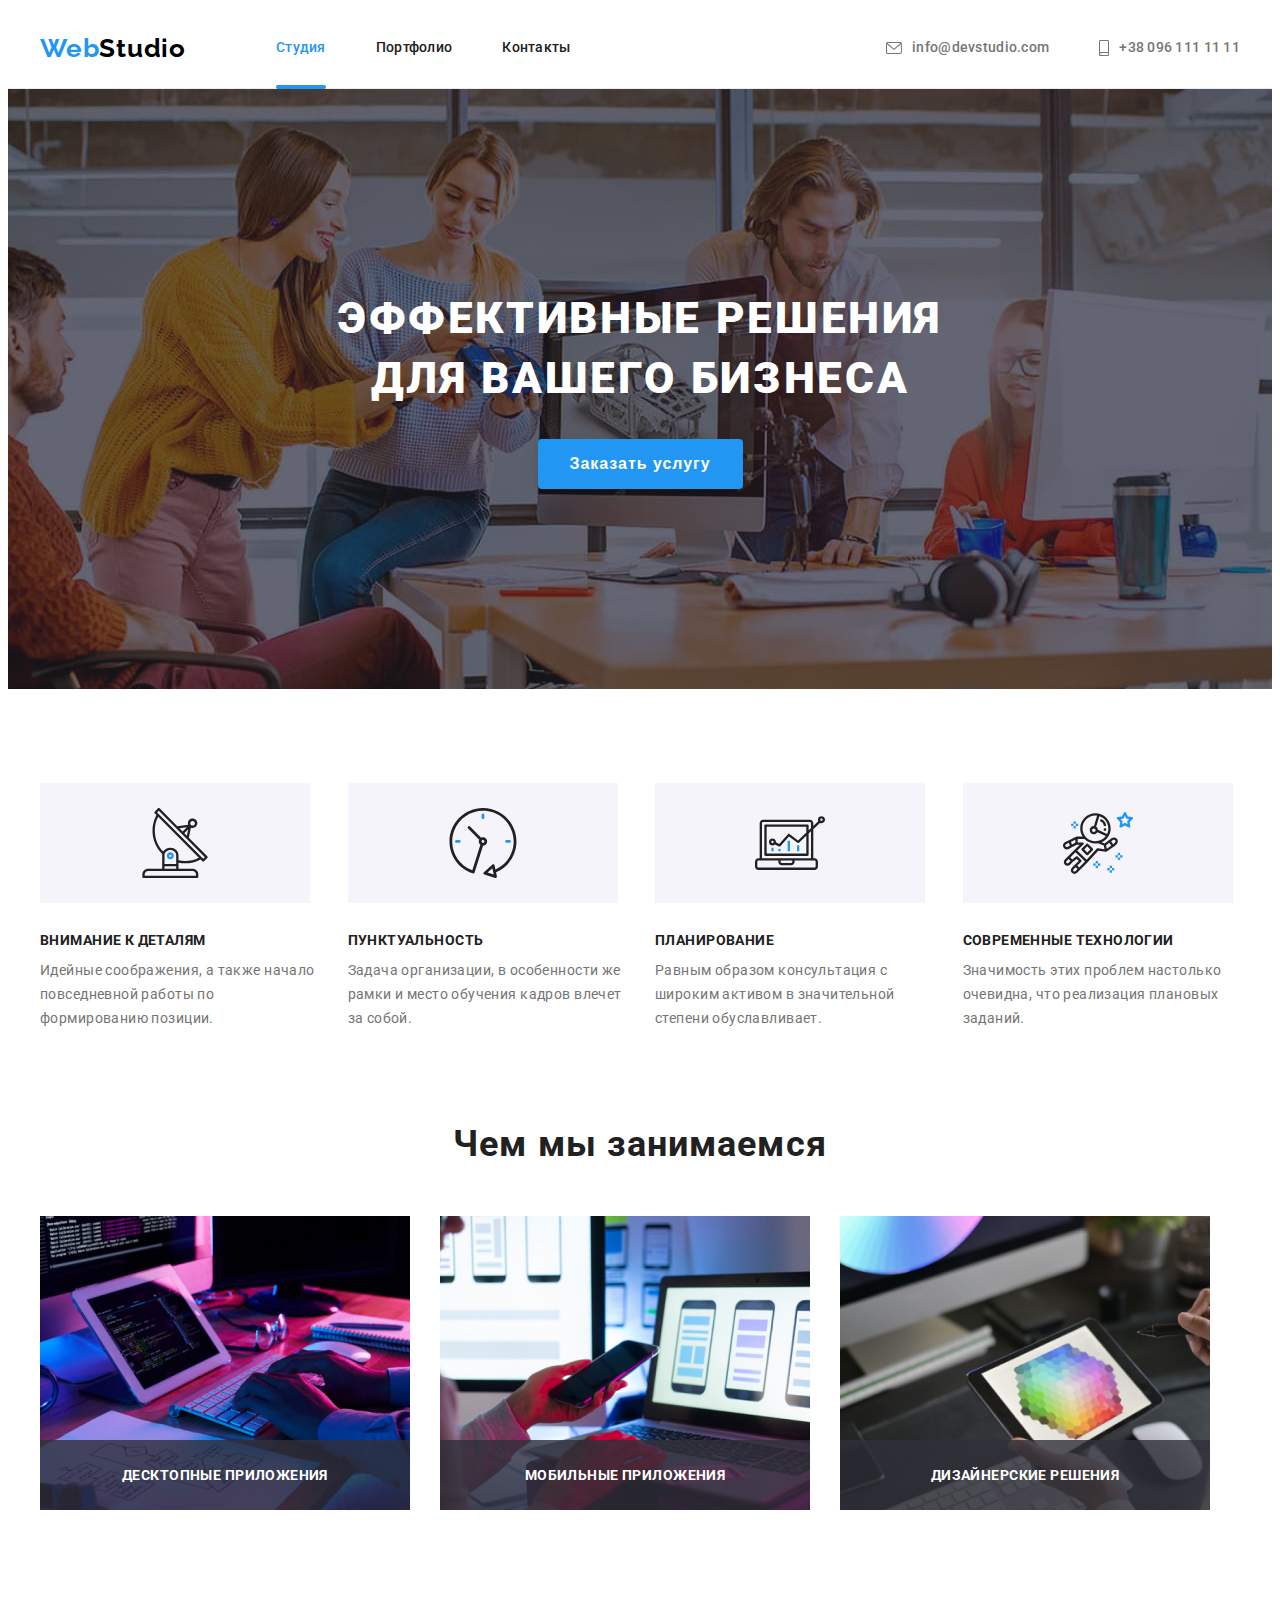
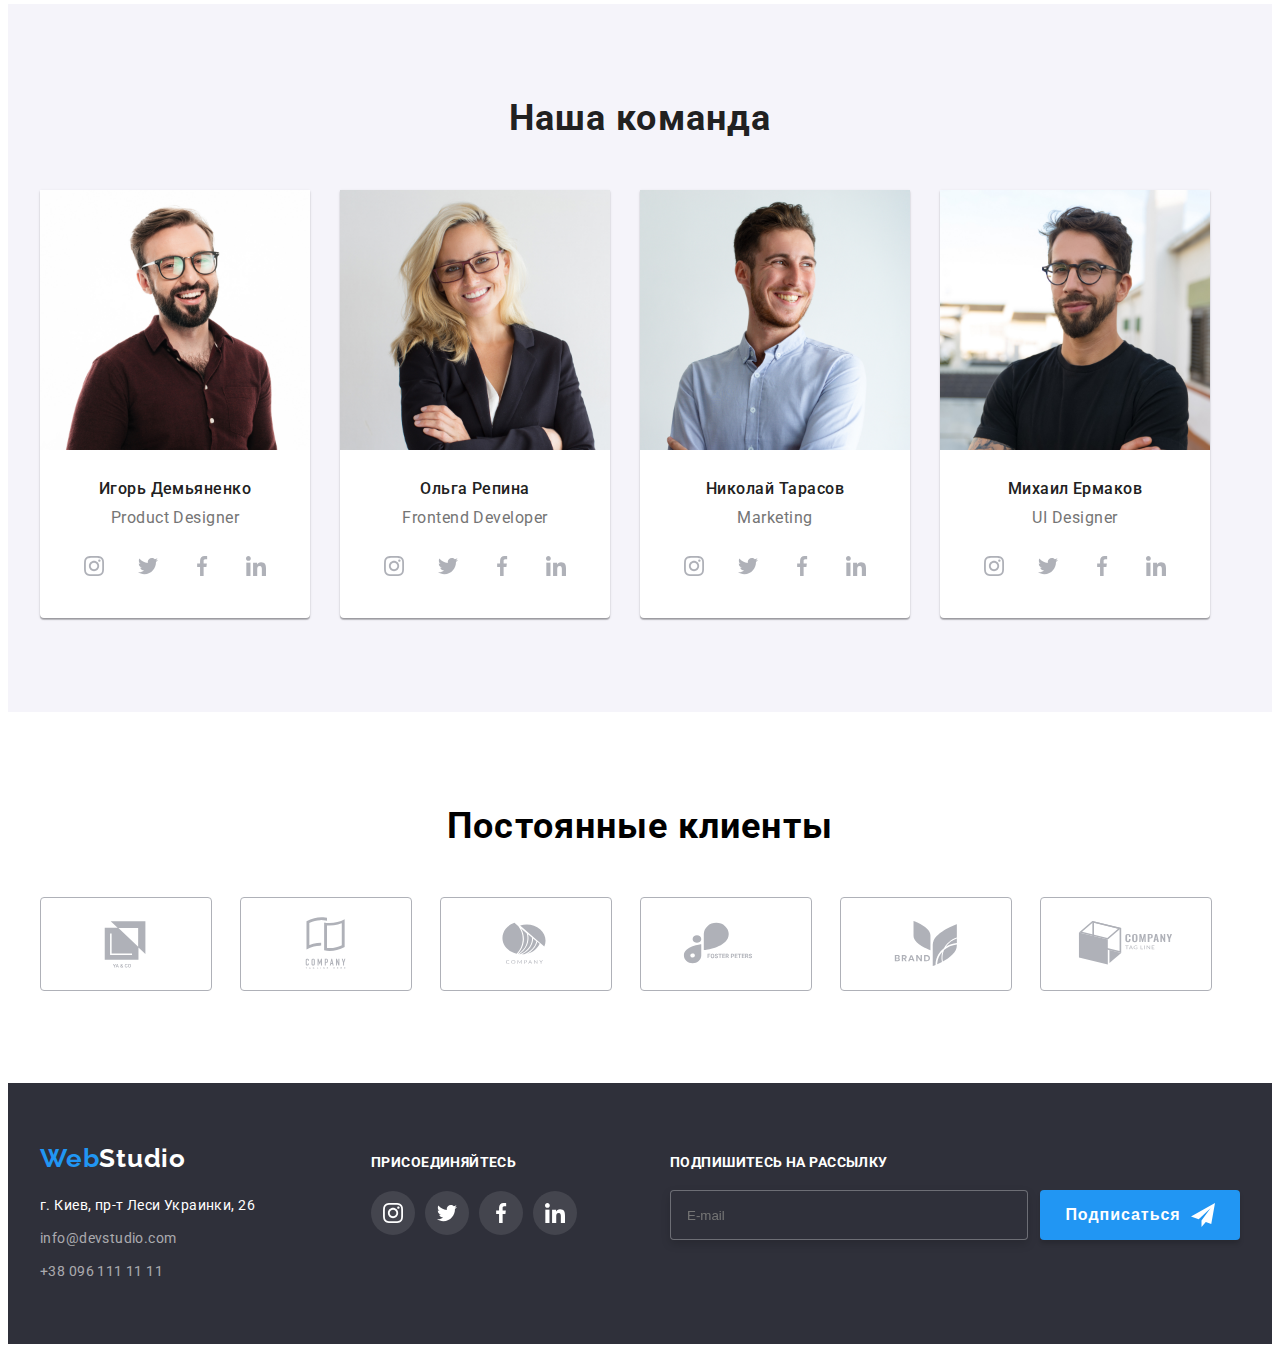
<file: index.html>
<!DOCTYPE html>
<html lang="ru">
<head>
    <meta charset="UTF-8">
    <meta http-equiv="X-UA-Compatible" content="IE=edge">
    <meta name="viewport" content="width=device-width, initial-scale=1.0">
    <title>WebStudio</title>
    <link href="https://fonts.googleapis.com/css2?family=Raleway:wght@700&family=Roboto:wght@400;500;700;900&display=swap" rel="stylesheet">
    <link rel="stylesheet" href="https://cdnjs.cloudflare.com/ajax/libs/modern-normalize/1.1.0/modern-normalize.min.css" integrity="sha512-wpPYUAdjBVSE4KJnH1VR1HeZfpl1ub8YT/NKx4PuQ5NmX2tKuGu6U/JRp5y+Y8XG2tV+wKQpNHVUX03MfMFn9Q==" crossorigin="anonymous" referrerpolicy="no-referrer" />
    <link rel="stylesheet" href="./css/style.css">

</head>
<body class="body">
    <header class="header">
        <div class="container page-header-container">

                <nav class="nav-header">
                    <a class="logo-header link" href="/index.html" lang="ru">
                        <span class="logo-blue">Web</span>Studio
                    </a>

                    <ul class="nav-menu list">

                        <li class="nav-link">
                            <a class="menu-link link current" href="./index.html">Студия</a>
                        </li>
                        <li class="nav-link">
                            <a class="menu-link link" href="./portfolio.html">Портфолио</a>
                        </li>
                        <li class="nav-link">
                            <a class="menu-link link"  href="">Контакты</a>
                        </li>  

                    </ul> 

            </nav>
            <ul class="сontact-info list">

                <li class="mail link contact-items">
                    <a class="сontact-link сontact-mail mail-link link" href="info@devstudio.com">
                        <svg class="icon-contact" width="16" height="12">
                            <use href="./images/sprite-svg/symbol-defs.svg#icon-mail" ></use>
                        </svg>
                        info@devstudio.com
                    </a>
                </li>
                <li class="phone-number contact-items">
                    <a class="сontact-link phone-number-link link" href="tel:+380961111111">
                        <svg class="icon-contact" width="10" height="16">
                            <use href="./images/sprite-svg/symbol-defs.svg#icon-phone"></use>
                        </svg>
                        +38 096 111 11 11
                    </a>
                </li>
                
            </ul>
    
        </div>

    </header>

    <main class="main">

        <section class="main-hero">
            <div class="container container-hero"> 

                <h1 class="main-title">Эффективные решения для вашего бизнеса</h1>
                
                <button class="main-btn web-btn" type="button" data-modal-open>Заказать услугу</button>
          </div>
        </section>
      

    
      <section class="section">

        <div class="container">
            
            
                <h2 class="visually-hidden" hidden>Наше преимущества</h2>
            <ul class="items list">

                <li class="item skils-item">
                    <div class="icon-container">
                        <svg class="icon">
                            <use href="./images/sprite-svg/symbol-defs.svg#icon-antenna"></use>
                        </svg>

                    </div>
                    <h3 class="sub-item">Внимание к деталям</h3>
                    <p class="sub-text" >Идейные соображения, а также начало повседневной работы по формированию позиции.</p>
                </li>
                
                <li class="item skils-item">
                    <div class="icon-container">
                        <svg class="icon" >
                            <use href="./images/sprite-svg/symbol-defs.svg#icon-clock"></use>
                        </svg>

                    </div>
                    <h3 class="sub-item">Пунктуальность</h3>
                    <p class="sub-text" >Задача организации, в особенности же рамки и место обучения кадров влечет за собой.</p>
                </li>
                
                <li class="item skils-item" >
                    <div class="icon-container">
                        <svg class="icon" >
                            <use href="./images/sprite-svg/symbol-defs.svg#icon-diagram"></use>
                        </svg>

                    </div>
                    <h3 class="sub-item">Планирование</h3>
                    <p class="sub-text" >Равным образом консультация с широким активом в значительной степени обуславливает.</p>
                </li>
                
                <li class="item skils-item" >
                    <div class="icon-container">
                        <svg class="icon" >
                            <use href="./images/sprite-svg/symbol-defs.svg#icon-astronaut"></use>
                        </svg>

                    </div>
                    <h3 class="sub-item">Современные технологии</h3>
                    <p class="sub-text" >Значимость этих проблем настолько очевидна, что реализация плановых заданий.</p>
                </li>

            </ul>
     </div>
            
        </section>
            
   

    
        <section class="section what-are-we-doing-section">
            <div class="container">
                    <h2 class="text-what-are-we-doing" >Чем мы занимаемся</h2>
                <ul class="work list">
                    
                    <li class="work-picture">
                        <div class="text-card">
                        <img src="./images/what-are-we-doing/img1.jpg" alt="picture 1" width="370" height="294">
                        
                            <p class="what-are-we-doing-card-text">Десктопные приложения</p>
                        </div>
                    </li>
                    <li class="work-picture">
                        <div class="text-card">
                        <img src="./images/what-are-we-doing/img2.jpg" alt="picture 2" width="370" height="294">
                        
                            <p class="what-are-we-doing-card-text">Мобильные приложения</p>
                        </div>
                    </li>
                    <li class="work-picture">
                        <div class="text-card">
                        <img src="./images/what-are-we-doing/img3.jpg" alt="picture 3" width="370" height="294">
                        
                            <p class="what-are-we-doing-card-text">Дизайнерские решения</p>
                        </div>
                    </li>


                </ul>
            </div>

        </section>


    

    <section class="section team">

        <div class="container">

            <h2 class="text-team">Наша команда</h2>

            <ul class="specialists list">

                <li class="specialist-item">
                    <img src="./images/our-team/photo1.jpg" alt="Foto" width="270" height="260">
                 <div class="specialist-text">
                    <h3 class="specialist-name">Игорь Демьяненко</h3>
                    <p class="specialist-position">Product Designer</p>

                    <ul class="social-list list" >
                        <li class="social-list-item">
                            <a href="" class="social-list-link">

                                <svg class="social-list-icon" width="20" height="20">
                                    <use href="./images/sprite-svg/symbol-defs.svg#icon-instagram" ></use>
                                </svg>
                            </a>
                        </li>
                        <li class="social-list-item">
                            <a href="" class="social-list-link">

                                <svg class="social-list-icon" width="20" height="20">
                                    <use href="./images/sprite-svg/symbol-defs.svg#icon-twitter" ></use>
                                </svg>
                            </a>
                        </li>
                        <li class="social-list-item">
                            <a href="" class="social-list-link">
                                <svg class="social-list-icon" width="20" height="20">
                                    <use href="./images/sprite-svg/symbol-defs.svg#icon-facebook" ></use>
                                </svg>
                            </a>
                        </li>
                        <li class="social-list-item">
                            <a href="" class="social-list-link">
                                    <svg class="social-list-icon" width="20" height="20">
                                        <use href="./images/sprite-svg/symbol-defs.svg#icon-linkedin" ></use>
                                  </svg>
                            </a>
                        </li>
                     
                    </ul>
                  

                </div>
                </li>

                <li class="specialist-item">
                    <img src="./images/our-team/photo2.jpg" alt="Foto" width="270" height="260">
                 <div class="specialist-text">
                    <h3 class="specialist-name">Ольга Репина</h3>
                    <p class="specialist-position">Frontend Developer</p>

                    <ul class="social-list list" >
                        <li class="social-list-item">
                            <a href="" class="social-list-link">

                                <svg class="social-list-icon" width="20" height="20">
                                    <use href="./images/sprite-svg/symbol-defs.svg#icon-instagram" ></use>
                                </svg>
                            </a>
                        </li>
                        <li class="social-list-item">
                            <a href="" class="social-list-link">

                                <svg class="social-list-icon" width="20" height="20">
                                    <use href="./images/sprite-svg/symbol-defs.svg#icon-twitter" ></use>
                                </svg>
                            </a>
                        </li>
                        <li class="social-list-item">
                            <a href="" class="social-list-link">
                                <svg class="social-list-icon" width="20" height="20">
                                    <use href="./images/sprite-svg/symbol-defs.svg#icon-facebook" ></use>
                                </svg>
                            </a>
                        </li>
                        <li class="social-list-item">
                            <a href="" class="social-list-link">
                                    <svg class="social-list-icon" width="20" height="20">
                                        <use href="./images/sprite-svg/symbol-defs.svg#icon-linkedin" ></use>
                                  </svg>
                            </a>
                        </li>
                     
                    </ul>

                </div>
                </li>

                <li class="specialist-item">
                    <img src="./images/our-team/photo3.jpg" alt="Foto" width="270" height="260">
                 <div class="specialist-text">
                    <h3 class="specialist-name">Николай Тарасов</h3>
                    <p class="specialist-position">Marketing</p>
                
                    <ul class="social-list list" >
                        <li class="social-list-item">
                            <a href="" class="social-list-link">

                                <svg class="social-list-icon" width="20" height="20">
                                    <use href="./images/sprite-svg/symbol-defs.svg#icon-instagram" ></use>
                                </svg>
                            </a>
                        </li>
                        <li class="social-list-item">
                            <a href="" class="social-list-link">

                                <svg class="social-list-icon" width="20" height="20">
                                    <use href="./images/sprite-svg/symbol-defs.svg#icon-twitter" ></use>
                                </svg>
                            </a>
                        </li>
                        <li class="social-list-item">
                            <a href="" class="social-list-link">
                                <svg class="social-list-icon" width="20" height="20">
                                    <use href="./images/sprite-svg/symbol-defs.svg#icon-facebook" ></use>
                                </svg>
                            </a>
                        </li>
                        <li class="social-list-item">
                            <a href="" class="social-list-link">
                                    <svg class="social-list-icon" width="20" height="20">
                                        <use href="./images/sprite-svg/symbol-defs.svg#icon-linkedin" ></use>
                                  </svg>
                            </a>
                        </li>
                     
                    </ul>
                </div>
                </li>

                <li class="specialist-item"> 
                    <img src="./images/our-team/photo4.jpg" alt="Foto" width="270" height="260">
                <div class="specialist-text">
                    <h3 class="specialist-name">Михаил Ермаков</h3>
                    <p class="specialist-position">UI Designer</p>
                  
                    <ul class="social-list list" >
                        <li class="social-list-item">
                            <a href="" class="social-list-link">

                                <svg class="social-list-icon" width="20" height="20">
                                    <use href="./images/sprite-svg/symbol-defs.svg#icon-instagram" ></use>
                                </svg>
                            </a>
                        </li>
                        <li class="social-list-item">
                            <a href="" class="social-list-link">

                                <svg class="social-list-icon" width="20" height="20">
                                    <use href="./images/sprite-svg/symbol-defs.svg#icon-twitter" ></use>
                                </svg>
                            </a>
                        </li>
                        <li class="social-list-item">
                            <a href="" class="social-list-link">
                                <svg class="social-list-icon" width="20" height="20">
                                    <use href="./images/sprite-svg/symbol-defs.svg#icon-facebook" ></use>
                                </svg>
                            </a>
                        </li>
                        <li class="social-list-item">
                            <a href="" class="social-list-link">
                                    <svg class="social-list-icon" width="20" height="20">
                                        <use href="./images/sprite-svg/symbol-defs.svg#icon-linkedin" ></use>
                                  </svg>
                            </a>
                        </li>
                     
                    </ul>
                </div>
                </li>
            </ul>
        </div>
    </section>

    <section class="clients-section section">
        <div class="container">
            <h2 class="clients-title">Постоянные клиенты</h2>
            <ul class="clients-list-example list">
                <li class="clients-list-item">
                    <a class="clients-list-link" href="">
                        <svg class="clients-icon">
                            <use href="./images/sprite-svg/symbol-defs.svg#icon-logo0"></use>
                        </svg>
                    </a>
                </li>
                <li class="clients-list-item">
                    <a class="clients-list-link" href="">
                        <svg class="clients-icon">
                            <use href="./images/sprite-svg/symbol-defs.svg#icon-logo1"></use>
                        </svg>
                    </a>
                </li>
                <li class="clients-list-item">
                    <a class="clients-list-link" href="">
                        <svg class="clients-icon">
                            <use href="./images/sprite-svg/symbol-defs.svg#icon-logo2"></use>
                        </svg>
                    </a>
                </li>
                <li class="clients-list-item">
                    <a class="clients-list-link" href="">
                        <svg class="clients-icon">
                            <use href="./images/sprite-svg/symbol-defs.svg#icon-logo3"></use>
                        </svg>
                    </a>
                </li>
                <li class="clients-list-item">
                    <a class="clients-list-link" href="">
                        <svg class="clients-icon">
                            <use href="./images/sprite-svg/symbol-defs.svg#icon-logo4"></use>
                        </svg>
                    </a>
                </li>
                <li class="clients-list-item">
                    <a class="clients-list-link" href="">
                        <svg class="clients-icon">
                            <use href="./images/sprite-svg/symbol-defs.svg#icon-logo5"></use>
                        </svg>
                    </a>
                </li>
            </ul>
        </div>
            </section>
        
</main>

<footer class="footer">
    
    <div class="container flex-container">
        <div class="footer-adress">

            <a class="footer-logo link" href="/index.html" lang="ru">
                <span class="footer-web-blue">Web</span>Studio
            </a>

            <address class="address-footer">
                <ul class="address-list list">
                    <li class="footer-contact">
                        <a class="address-footer-link footer-item-contact link" href="https://goo.gl/maps/ciJQjwSgmXHDrJCv7" target="_blank"
                    
                        rel="noopener noreferrer">г. Киев, пр-т Леси Украинки, 26</a> 
                    </li>
                                    
                    <li class="footer-contact"><a class="footer-mail footer-item-contact link" href="mailto:info@devstudio.com">info@devstudio.com</a></li>
                    <li class="footer-contact"><a class="footer-phone-number footer-item-contact link" href="tel:+380961111111">+38 096 111 11 11</a></li>
                </ul>
            </address>
            
        </div>
        <div class="footer-media">
            <section class="join-section">
                <h2 class="join-section-title">Присоединяйтесь</h2>
                <ul class="join-media-footer list">
                    <li class="media-footer-list">
                        <a class="media-footer-link" href="">
                            <svg class="icon-media-footer">
                                <use href="./images/sprite-svg/symbol-defs.svg#icon-instagram"></use>
                            </svg>
                        </a>
                    </li>
                    <li class="media-footer-list" >
                        <a class="media-footer-link" href="">
                            <svg class="icon-media-footer">
                                <use href="./images/sprite-svg/symbol-defs.svg#icon-twitter"></use>
                            </svg>
                        </a>
                    </li>
                    <li class="media-footer-list">
                        <a class="media-footer-link" href="">
                            <svg class="icon-media-footer">
                                <use href=".//images/sprite-svg/symbol-defs.svg#icon-facebook"></use>
                            </svg>
                        </a>
                    </li>
                    <li class="media-footer-list" >
                        <a class="media-footer-link" href="">
                            <svg class="icon-media-footer">
                                <use href=".//images/sprite-svg/symbol-defs.svg#icon-linkedin"></use>
                            </svg>
                        </a>
                    </li>
                </ul>
            </section>
        </div>
        <form class="footer-subscribe">
            
                <label class="subscribe-section">
                        <span class="subscribe-text">Подпишитесь на рассылку</span>
                        <span class="subscribe-email-input">
               
                        <input class="subscribe-form-input" type="email" name="user-email" placeholder="E-mail">
                        
                        <button type="submit" class="subscribe-form-button button-svg">Подписаться
                            <svg class="subscribe-telegram-icon" width="24" height="24">
                                <use href="./images/sprite-svg/symbol-defs.svg#icon-icon-send-footer"> </use>
                            </svg>
                        </button>
                    </label>
            
                    
                
               
        </form>
    </div>

</footer>
<div class="backdrop is-hidden" data-modal>
    <div class="modal">
        <button type="button" class="close-button" data-modal-close>
            <svg class="svgmodal-close-btn" width="18" height="18">
                <use href="./images/sprite-svg/symbol-defs.svg#icon-close-btn"></use>
            </svg>
        </button>

        

        <form class="contact-form">
            <p class="modal-text">Оставьте свои данные, мы вам перезвоним</p>
            <label class="contact-form-field">
                <span class="contact-form-field-key">Имя</span>
                <span class="contact-form-input-wrapper">
                    <input class="contact-form-input" type="text" name="user-name"
                    pattern="[a-zA-Z]*"
                    title="Nikita"/>
                    <svg class="contact-form-icon" width="18" height="18">
                        <use href="./images/sprite-svg/symbol-defs.svg#icon-person-modal"></use>
                    </svg>
                </span>
                
                
            </label>
            <label class="contact-form-field">
                <span class="contact-form-field-key">Телефон</span>
                <span class="contact-form-input-wrapper">
                    <input class="contact-form-input" type="tel" name="user-phone-number" pattern="[0-9] {3}-[0-9]{3}-[0-9]{2}-[0-9]{2}"
                        title="xxx-xxx-xx-xx">
                    <svg class="contact-form-icon" width="18" height="18">
                        <use href="./images/sprite-svg/symbol-defs.svg#icon-phone-modal"></use>
                    </svg>
                </span>
                
                
            </label>

            <label class="contact-form-field">
                <span class="contact-form-field-key">Почта</span>
                <span class="contact-form-input-wrapper">
                    <input class="contact-form-input" type="email" name="user-email">
                    <svg class="contact-form-icon" width="18" height="18">
                        <use href="./images/sprite-svg/symbol-defs.svg#icon-mail-modal"></use>
                    </svg>
                </span>
                
            
            </label>

            <label class="contact-form-field-textarea">
                <span class="contact-form-field-key">Комментарий</span>
                <textarea class="contact-form-message" placeholder="Введите текст" name="user-message"></textarea>
            </label>
            <input type="checkbox" class="contact-form-checkbox visually-hidden" id="checkbox-policy"
            name="use_policy">
            <label for="checkbox-policy" class="contact-form-checkbox-label">
            Соглашаюсь с рассылкой и принимаю&nbsp;<a  class="text-contract" href="">Условия договора</a></label>
            <button type="submit" class="contact-form-button">Отправить</button>


        </form>
    </div>
</div>
<script src="./js/modal.js"></script>
</body>
</html>
</file>
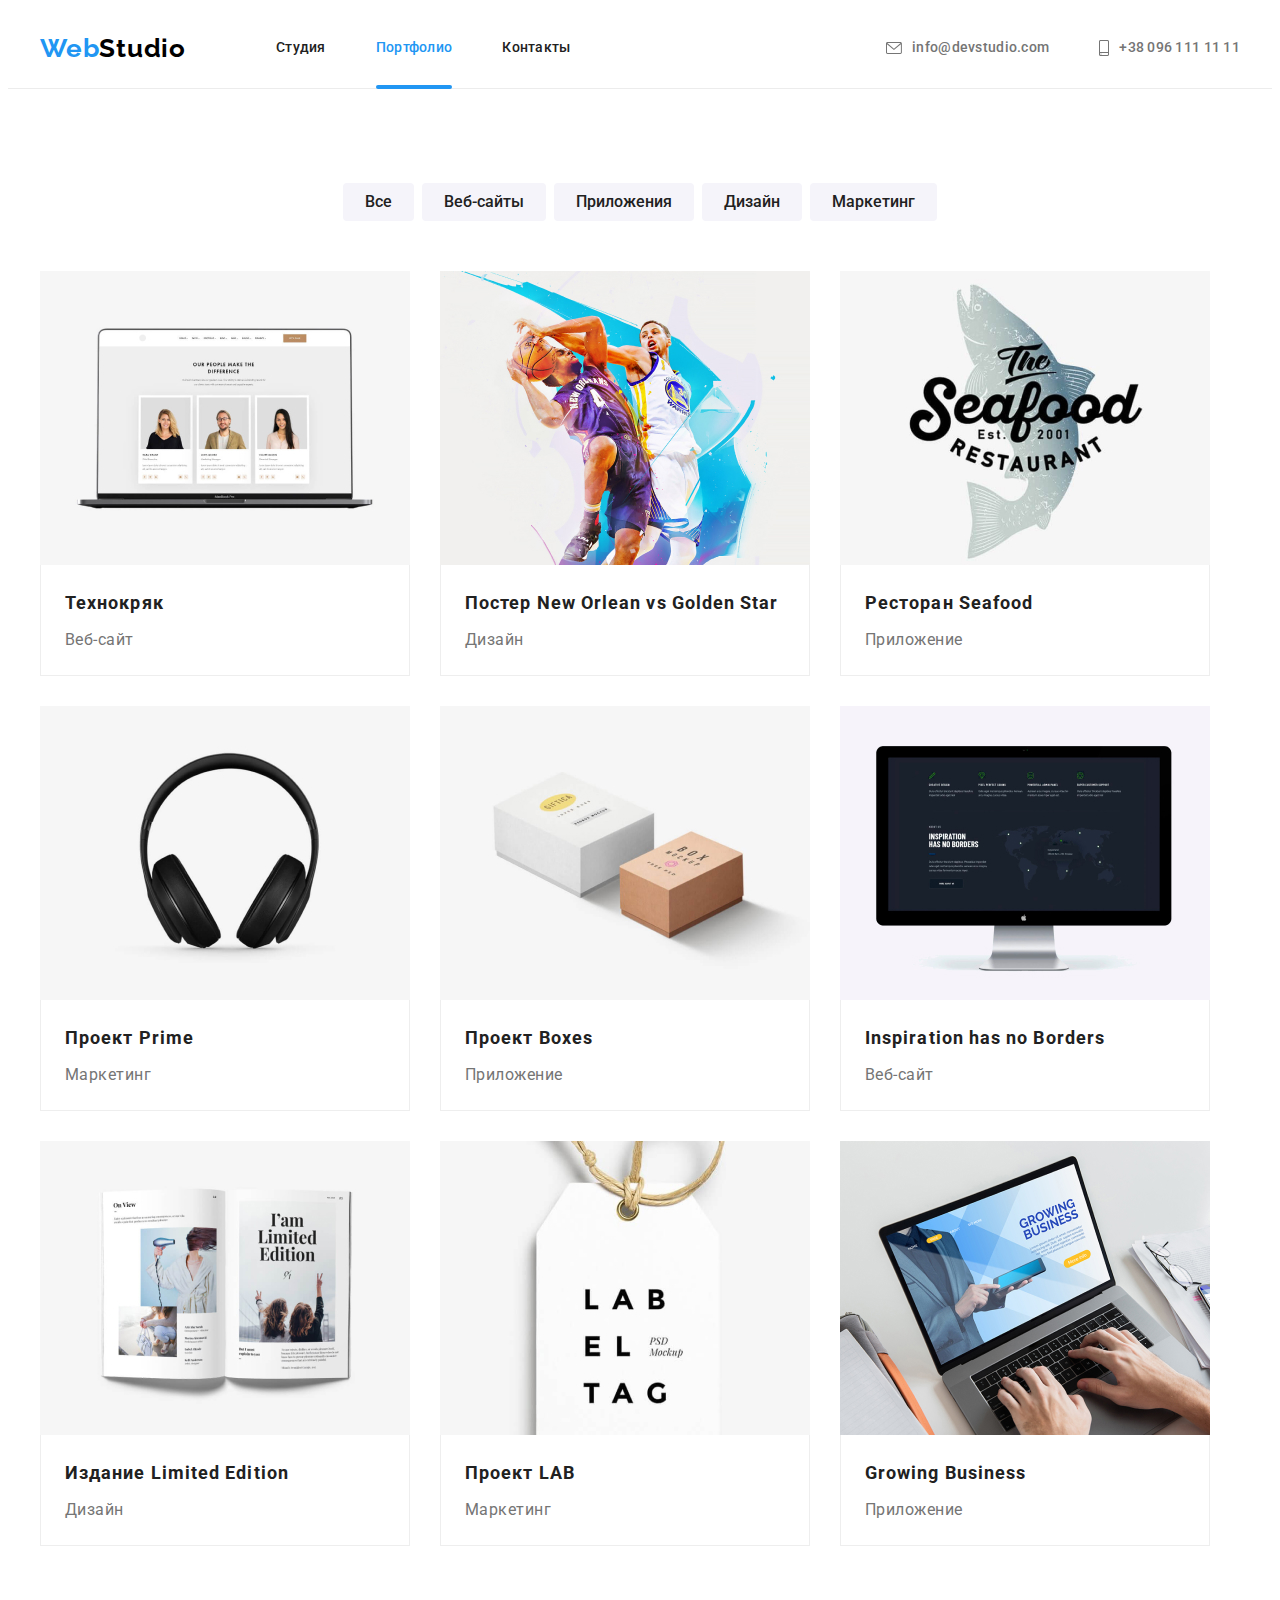
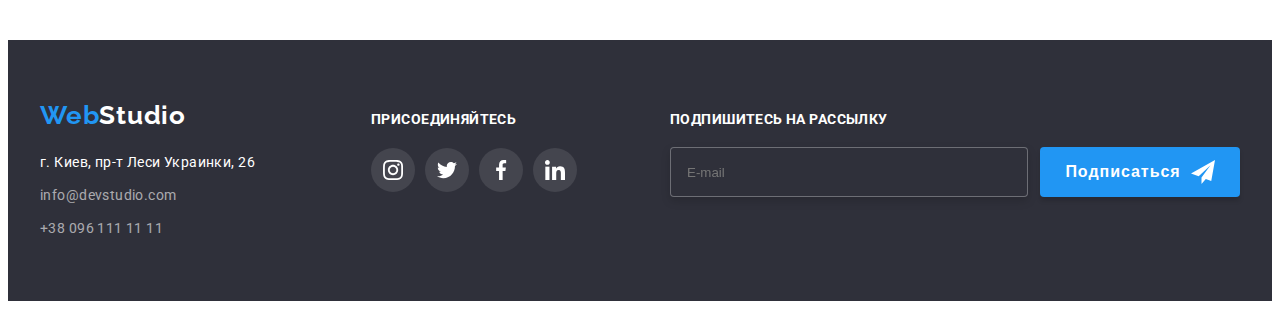
<file: portfolio.html>
<!DOCTYPE html>
<html lang="ru">
<head>
    <meta charset="UTF-8">
    <meta http-equiv="X-UA-Compatible" content="IE=edge">
    <meta name="viewport" content="width=device-width, initial-scale=1.0">
    <title>Portfolio</title>
    <link href="https://fonts.googleapis.com/css2?family=Raleway:wght@700&family=Roboto:wght@400;500;700;900&display=swap" rel="stylesheet">
    <link rel="stylesheet" href="https://cdnjs.cloudflare.com/ajax/libs/modern-normalize/1.1.0/modern-normalize.min.css" integrity="sha512-wpPYUAdjBVSE4KJnH1VR1HeZfpl1ub8YT/NKx4PuQ5NmX2tKuGu6U/JRp5y+Y8XG2tV+wKQpNHVUX03MfMFn9Q==" crossorigin="anonymous" referrerpolicy="no-referrer" />
    <link rel="stylesheet" href="./css/style.css">
</head>
<body class="body">

    <!--HEADER-->
    <header class="header">
        <div class="container page-header-container">

                <nav class="nav-header">
                    <a class="logo-header link" href="/index.html" lang="ru">
                        <span class="logo-blue">Web</span>Studio
                    </a>

                    <ul class="nav-menu list">

                        <li class="nav-link">
                            <a class="menu-link link" href="./index.html">Студия</a>
                        </li>
                        <li class="nav-link">
                            <a class="menu-link current link" href="./portfolio.html">Портфолио</a>
                        </li>
                        <li class="nav-link">
                            <a class="menu-link link"  href="">Контакты</a>
                        </li>  

                    </ul> 

            </nav>
            <ul class="сontact-info list">

                <li class="mail link contact-items">
                    <a class="сontact-link сontact-mail mail-link link" href="info@devstudio.com">
                        <svg class="icon-contact" width="16" height="12">
                            <use href="./images/sprite-svg/symbol-defs.svg#icon-mail"></use>
                        </svg>
                        info@devstudio.com
                    </a>
                </li>
                <li class="phone-number contact-items">
                    <a class="сontact-link phone-number-link link" href="tel:+380961111111">
                        <svg class="icon-contact" width="10" height="16">
                            <use href="./images/sprite-svg/symbol-defs.svg#icon-phone"></use>
                        </svg>
                        +38 096 111 11 11
                    </a>
                </li>
                
            </ul>
    
        </div>

    </header>
    <!--HEADER-->

    <!--HERO-->
    <main>
        <section class="section">
            <div class="container">
                <h1 class="visually-hidden" hidden>Портфолио</h1>
                
                    <ul class="portfolio-buttons-nav list">
                        <li class="portfolio-button-item">
                            <button class="portfolio-button" type="button" >Все</button>
                        </li>
                        <li class="portfolio-button-item">
                            <button class="portfolio-button" type="button" >Веб-сайты</button>
                    </li>
                        <li class="portfolio-button-item">
                            <button class="portfolio-button" type="button" >Приложения</button>
                        </li>
                        <li class="portfolio-button-item">
                            <button class="portfolio-button" type="button" >Дизайн</button>
                        </li>
                        <li class="portfolio-button-item">
                            <button class="portfolio-button" type="button" >Маркетинг</button>
                        </li>
                    </ul>
            
            


                
            
                    
                <ul class="list-projects list">

                    <li class="project-item portfolio-hover-item">
                        <a href="" class="project-item-link  link">
                            <div class="project-item-hover">
                                <img class="img-project" src="./images/images-portfolio/img.jpg" alt= "img 1"width="370" height="294">
                                 <p class="text-hidden">Ресурс предлагает комплексные предложения с разным уровнем функционала и сервисов. 
                                Все это позволит посетителю получить исчерпывающие сведения о компании или частном лице.</p>
                            </div>
                            <div class="text-projekt-item">
                                <h2 class="project-item-name" >Технокряк</h2>
                                <p class="project-item-product">Веб-сайт</p>
                            </div>
                      </a>
                    </li>  

                    <li  class="project-item portfolio-hover-item"> 
                        <a href="" class="project-item-link link">
                            <div class="project-item-hover">
                                <img class="img-project" src="./images/images-portfolio/img1.jpg" alt="img 2"width="370" height="294">
                                <p class="text-hidden">Ресурс предлагает комплексные предложения с разным уровнем функционала и сервисов.
                                     Все это позволит посетителю получить исчерпывающие сведения о компании или частном лице.</p>
                            </div>               
                            <div class="text-projekt-item">
                                    <h2 class="project-item-name" >Постер New Orlean vs Golden Star</h2>
                                    <p class="project-item-product">Дизайн</p>
                            </div>  
                       </a>   
                  </li>

                    <li class="project-item portfolio-hover-item"> 
                        <a href="" class="project-item-link link">
                            <div class="project-item-hover">
                                <img class="img-project" src="./images/images-portfolio/img2.jpg" alt="img 3"width="370" height="294">
                                <p class="text-hidden">Ресурс предлагает комплексные предложения с разным уровнем функционала и сервисов.
                                 Все это позволит посетителю получить исчерпывающие сведения о компании или частном лице.</p>
                             </div>
                            <div class="text-projekt-item">
                                <h2 class="project-item-name" >Ресторан Seafood</h2>
                                <p class="project-item-product">Приложение</p>
                            </div>
                        </a> 
                     </li>

                    <li class="project-item portfolio-hover-item"> 
                        <a href="" class="project-item-link link">
                            <div class="project-item-hover">
                                <img class="img-project" src="./images/images-portfolio/img3.jpg" alt="img 4"width="370" height="294">
                                <p class="text-hidden">Ресурс предлагает комплексные предложения с разным уровнем функционала и сервисов.
                                 Все это позволит посетителю получить исчерпывающие сведения о компании или частном лице.</p>
                            </div>
                            <div class="text-projekt-item">
                                <h2 class="project-item-name" >Проект Prime</h2>
                                <p class="project-item-product">Маркетинг</p>
                            </div> 
                        </a>       
                    </li>

                    <li  class="project-item portfolio-hover-item" >
                        <a href="" class="project-item-link link">
                            <div class="project-item-hover">
                                <img class="img-project" src="./images/images-portfolio/img4.jpg" alt="img 5"width="370" height="294">
                                <p class="text-hidden">Ресурс предлагает комплексные предложения с разным уровнем функционала и сервисов.
                                    Все это позволит посетителю получить исчерпывающие сведения о компании или частном лице.</p>
                            </div>
                            <div class="text-projekt-item">
                                <h2 class="project-item-name">Проект Boxes</h2>
                                <p class="project-item-product">Приложение</p>
                            </div>
                        </a>
                    </li>

                    <li class="project-item portfolio-hover-item">
                        <a href="" class="project-item-link link">
                            <div class="project-item-hover">
                                <img class="img-project" src="./images/images-portfolio/img5.jpg" alt="img 6"width="370" height="294">
                                <p class="text-hidden">Ресурс предлагает комплексные предложения с разным уровнем функционала и сервисов.
                                     Все это позволит посетителю получить исчерпывающие сведения о компании или частном лице.</p>
                            </div>
                            
                            <div class="text-projekt-item">
                                <h2 class="project-item-name">Inspiration has no Borders</h2>
                                <p class="project-item-product">Веб-сайт</p>
                        </div>
                        </a>
                    </li>

                    <li class="project-item portfolio-hover-item">
                        <a href="" class="project-item-link link">
                            <div class="project-item-hover"> 
                                <img class="img-project" src="./images/images-portfolio/img6.jpg" alt="img 7"width="370" height="294">
                                <p class="text-hidden">Ресурс предлагает комплексные предложения с разным уровнем функционала и сервисов.
                                     Все это позволит посетителю получить исчерпывающие сведения о компании или частном лице.</p>
                            </div>
                           
                            <div class="text-projekt-item">
                                <h2 class="project-item-name" >Издание Limited Edition</h2>
                                <p class="project-item-product">Дизайн</p>
                            </div>
                        </a>
                    </li>

                    <li class="project-item portfolio-hover-item">
                        <a href="" class="project-item-link link">
                            <div class="project-item-hover">
                                <img class="img-project" src="./images/images-portfolio/img7.jpg" alt="img 8"width="370" height="294">
                                <p class="text-hidden">Ресурс предлагает комплексные предложения с разным уровнем функционала и сервисов.
                                 Все это позволит посетителю получить исчерпывающие сведения о компании или частном лице.</p>
                            </div>
                            
                            <div class="text-projekt-item">  
                                <h2 class="project-item-name" >Проект LAB</h2>
                                <p class="project-item-product">Маркетинг</p>
                            </div>
                        </a>
                    </li>

                    <li  class="project-item portfolio-hover-item" >
                        <a href="" class="project-item-link link">
                            <div class="project-item-hover">
                                <img class="img-project" src="./images/images-portfolio/img8.jpg" alt="img 9"width="370" height="294">
                                <p class="text-hidden">Ресурс предлагает комплексные предложения с разным уровнем функционала и сервисов.
                                     Все это позволит посетителю получить исчерпывающие сведения о компании или частном лице.</p>
                            </div>
                           
                            <div class="text-projekt-item">
                                <h2 class="project-item-name" >Growing Business</h2>
                                <p class="project-item-product">Приложение</p>
                            </div>
                        </a>
                    </li>
                  
                </ul>  
            </div>
        </section>

    </main>
    <!--HERO-->

    <!--FOOTER-->
    <footer class="footer">
    
        <div class="container flex-container">
            <div class="footer-adress">
    
                <a class="footer-logo link" href="/index.html" lang="ru">
                    <span class="footer-web-blue">Web</span>Studio
                </a>
    
                <address class="address-footer">
                    <ul class="address-list list">
                        <li class="footer-contact">
                            <a class="address-footer-link footer-item-contact link" href="https://goo.gl/maps/ciJQjwSgmXHDrJCv7" target="_blank"
                        
                            rel="noopener noreferrer">г. Киев, пр-т Леси Украинки, 26</a> 
                        </li>
                                        
                        <li class="footer-contact"><a class="footer-mail footer-item-contact link" href="mailto:info@devstudio.com">info@devstudio.com</a></li>
                        <li class="footer-contact"><a class="footer-phone-number footer-item-contact link" href="tel:+380961111111">+38 096 111 11 11</a></li>
                    </ul>
                </address>
                
            </div>
            <div class="footer-media">
                <section class="join-section">
                    <h2 class="join-section-title">Присоединяйтесь</h2>
                    <ul class="join-media-footer list">
                        <li class="media-footer-list">
                            <a class="media-footer-link" href="">
                                <svg class="icon-media-footer">
                                    <use href="./images/sprite-svg/symbol-defs.svg#icon-instagram"></use>
                                </svg>
                            </a>
                        </li>
                        <li class="media-footer-list" >
                            <a class="media-footer-link" href="">
                                <svg class="icon-media-footer">
                                    <use href="./images/sprite-svg/symbol-defs.svg#icon-twitter"></use>
                                </svg>
                            </a>
                        </li>
                        <li class="media-footer-list">
                            <a class="media-footer-link" href="">
                                <svg class="icon-media-footer">
                                    <use href=".//images/sprite-svg/symbol-defs.svg#icon-facebook"></use>
                                </svg>
                            </a>
                        </li>
                        <li class="media-footer-list" >
                            <a class="media-footer-link" href="">
                                <svg class="icon-media-footer">
                                    <use href=".//images/sprite-svg/symbol-defs.svg#icon-linkedin"></use>
                                </svg>
                            </a>
                        </li>
                    </ul>
                </section>
            </div>
            <form class="footer-subscribe">
            
                <label class="subscribe-section">
                        <span class="subscribe-text">Подпишитесь на рассылку</span>
                        <span class="subscribe-email-input">
               
                        <input class="subscribe-form-input" type="email" name="user-email" placeholder="E-mail">
                        
                        <button type="submit" class="subscribe-form-button button-svg">Подписаться
                            <svg class="subscribe-telegram-icon" width="24" height="24">
                                <use href="./images/sprite-svg/symbol-defs.svg#icon-icon-send-footer"> </use>
                            </svg>
                        </button>
                    </label>
            
                    
                
               
            </form>
        </div>
    
    </footer>
   <!--FOOTER-->
</body>
</html>
</file>
<file: css/style.css>
:root{
--hader-text-logo:#000000;  
--text-accent: #FFFFFF;
--accent-color:#2196F3; 
--text-font:#212121;
--background-color: #2F303A;
--color-contact: #757575;
--color-header:#EEEEEE;
--botom-bg:#F5F4FA;
--header-botom-color:#188CE8;
--rgba:rgba(255, 255, 255, 0.6);
--border-portfolio:rgba(238, 238, 238, 1);
--border-studio:#ECECEC;
--border-client-section:#AFB1B8;

}

h1,
h2,
h3,
p {
    margin-top: 0;
    margin-bottom: 0;
}

ul,
ol {
    margin-top: 0;
    margin-bottom: 0;
    padding-left: 0;
}   

img {
    display: block;
}

.list {
    list-style: none;

}

.link {
    text-decoration: none;
}

.container {
    width: 1200px;
    margin-left: auto;
    margin-right: auto;
    padding-left: 15px;
    padding-right: 15px;

}



/*<!--GEOMETRY HEADER-->*/


.header{
    border-bottom: 1px solid var(--border-studio);
}
.visually-hidden { 
    position: absolute; 
     width: 1px; 
     height: 1px; 
     margin: -1px; 
     border: 0; 
     padding: 0; 
     white-space: nowrap; 
     clip-path: inset(100%); 
     clip: rect(0 0 0 0); 
     overflow: hidden; 
    } 

.section{
    padding-top: 94px;
    padding-bottom: 94px;
}

.page-header-container {
    display: flex;
    align-items: center;
}

.nav-header {
    display: flex;
    align-items: center;
}

.nav-menu {
display: flex;
align-items: center;
}

.сontact-info {
    display: flex;
    margin-left: auto;
   
}


.body{
    font-family: 'Roboto', sans-serif;
}

.logo-header{
    margin-right: 90px;
}

.nav-link:not(:last-child) {
    margin-right: 50px;

}


.mail {
    margin-right: 50px;
}


.main-title {
    margin-right: auto;
    margin-left: auto;
    width: 696px;
    
}


/*<!--GEOMETRY HEADER-->*/
.menu-link {
    font-weight: 500;
    font-size: 14px;
    line-height: 1.14;
    letter-spacing: 0.02em;
    color: var(--text-font);
    transition: color 250ms cubic-bezier(0.4, 0, 0.2, 1) ;
    position: relative;
    display: block;
    text-decoration: none;
}

.menu-link:hover,
.menu-link:focus {
    color: var(--accent-color);
}
.menu-link.current::after { 
content: "";
display: block;
width: 100%;
height: 4px;
background-color: var(--accent-color);
border-radius: 2px;
position: absolute;
left: 0;
bottom: -1px;
transition: transform 250ms cubic-bezier(0.4, 0, 0.2, 1) ;
}
.menu-link.current {
    color: var(--accent-color);
}

.logo-header {
font-family: 'Raleway', sans-serif;
font-weight: 700;
font-size: 26px;
line-height: 1.19;
letter-spacing: 0.03em;
color: var(--hader-text-logo);

}

.logo-blue{
    color: var(--accent-color);
}

.menu-link{
padding: 32px 0;    
font-weight: 500;
font-size: 14px;
line-height: 1.14;
letter-spacing: 0.02em;
color: var(--text-font);
display: block;
}

.mail-link {
font-weight: 500;
font-size: 14px;
line-height: 1.14;
letter-spacing: 0.02em;
color: var(--color-contact);
transition: color var(--accent-color) 1000ms cubic-bezier(0.4, 0, 0.2, 1) ;

}

.phone-number-link {
font-weight: 500;
font-size: 14px;
line-height: 1.14;
letter-spacing: 0.02em;
color: var(--color-contact);
transition: color var(--accent-color) 250ms cubic-bezier(0.4, 0, 0.2, 1) ;
}

.сontact-mail:hover, 
.сontact-mail:focus {
    color: var(--accent-color);
}

.сontact-link:hover, 
.сontact-link:focus {
    color: var(--accent-color);
}


/*<!--GEOMETRY HEADER-->*/

/*<!--MAIN-->*/

/*<!--GEOMETRY MAIN-->*/


.item-section{
    padding-top: 95px;
    padding-bottom: 95px;

}

.items {
    display: flex;
    flex-wrap: wrap;
        
}

.item {
    flex-basis: calc((100% - 90px) / 4);
}

.item:not(:nth-child(4n)) {
    margin-right: 30px;
}

.what-are-we-doing-section {
    padding-top: 0;
   }
   


.work {
    display: flex;
    flex-wrap: wrap;
    

}

.work-picture:not(:nth-child(3n)) {
    margin-right: 30px;
}
.work-picture {
    flex-basis: calc((100% - 90)/3);
    
}
 /*POSITION-CARD*/

 .text-card {
    position: relative;
}

 .what-are-we-doing-card-text {
    display: flex;
    align-items: center;
    justify-content: center;
    position: absolute;
    font-weight: 700;
    font-size: 14px;
    line-height: 1,14;
    letter-spacing: 0.03em;
    text-transform: uppercase;
    
    
   color: #FFFFFF;
   background: rgba(47, 48, 58, 0.8);
   width: 370px;
   height: 70px;
   bottom: 0;
   left: 0;
   overflow: auto;
 }

.team {
    background: var(--botom-bg);
}

.specialists {
    display: flex;
    flex-wrap: wrap; 
}

.specialist-item:not(:nth-child(4n)){
    margin-right: 30px;
}

.specialist-item {
    background: #FFFFFF;
    box-shadow: 0px 1px 3px rgba(0, 0, 0, 0.12), 0px 1px 1px rgba(0, 0, 0, 0.14), 0px 2px 1px rgba(0, 0, 0, 0.2);
    border-radius: 0px 0px 4px 4px;
    flex-basis: calc((100% - 90)/4);
}

.specialist-text {
    padding-top: 30px;
    padding-bottom: 30px;
}


/*<!--GEOMETRY MAIN-->*/

.main-hero {
    background: var(--background-color);
    padding-top: 200px;
    padding-bottom: 200px;
    background-image: linear-gradient(rgba(47, 48, 58, 0.4),rgba(47, 48, 58, 0.4)), url('../images/hero-pictures/Img-background.jpg');
    background-size: cover;
    background-color: #C4C4C4;
    background-repeat: no-repeat;
    background-position: center;
    margin-left: auto;
    margin-right: auto;
    max-width: 1600px;

}

.main-title {
font-weight: 900;
font-size: 44px;
line-height: 1.36;
text-align: center;
letter-spacing: 0.06em;
text-transform: uppercase;
color: var(--text-accent);
}

.main-btn {
    font-weight: 700;
    font-size: 16px;
    line-height: 1.88;
    display: flex;
    align-items: center;
    text-align: center;
    letter-spacing: 0.06em;
    color: var(--text-accent);
    background: var(--accent-color);
    box-shadow: 0px 4px 4px rgba(0, 0, 0, 0.15);
    border-radius: 4px;
    cursor: pointer;
    padding: 10px 32px;
    min-width: 200px;
    margin-left: auto;
    margin-right: auto;
    margin-top: 30px;
    transition: background 250ms cubic-bezier(0.4, 0, 0.2, 1) ;
    border: transparent;
}



.main-btn:hover,
.main-btn:focus {
background: var(--header-botom-color);

}



.sub-item {
    font-weight: 700;
    font-size: 14px;
    line-height: 1.14;
    letter-spacing: 0.03em;
    text-transform: uppercase;
    color: var(--text-font); 
}

.sub-text {
font-size: 14px;
line-height: 1.71;
letter-spacing: 0.03em;
color: var(--color-contact);
margin-top: 10px;
}
.text-what-are-we-doing {
font-weight: 700;
font-size: 36px;
line-height: 1.16;
text-align: center;
letter-spacing: 0.03em;
color: var(--text-font);
margin-bottom: 50px;
}

.text-team {
font-weight: 700;
font-size: 36px;
line-height: 1.16;
text-align: center;
letter-spacing: 0.03em;
color: var(--text-font);
margin-bottom: 50px;
}


.specialist-name {
font-weight: 500;
font-size: 16px;
line-height: 1.18;
text-align: center;
letter-spacing: 0.03em;
color: var(--text-font);

}

.specialist-position {
    font-size: 16px;
    line-height: 1.18;
    text-align: center;
    letter-spacing: 0.03em;
    color: var(--color-contact);
    margin-top: 10px;
    margin-bottom: 16px;
    
    
}
/*<!--MAIN-->*/

/*<!--FOOTER-->*/
.flex-container{
    display: flex;
    align-items: baseline;
}

.footer {
    background: var(--background-color);
    padding-top: 60px;
    padding-bottom: 60px;
}

.footer-logo {
font-family: 'Raleway', sans-serif;
font-weight: 700;
font-size: 26px;
line-height: 1.19;
letter-spacing: 0.03em;
color: var(--text-accent);

}

.footer-web-blue{
    color: var(--accent-color);
} 
  
.address-footer{
    margin-top: 20px;
}
.footer-item-contact {
    transition: color 250ms cubic-bezier(0.4, 0, 0.2, 1) ;

}

.address-footer-link {
font-style: normal;
font-size: 14px;
line-height: 1.71;
letter-spacing: 0.03em;
color: var(--text-accent);

}
.footer-contact:not(:last-child){
    margin-bottom: 9px;
}
.footer-item-contact:hover, 
.footer-item-contact:focus{
    color: var(--accent-color);

}

.footer-mail {
font-size: 14px;
line-height: 1.71;
letter-spacing: 0.03em;
color: rgba(255, 255, 255, 0.6);
font-style: normal;
}

.footer-phone-number{
font-size: 14px;
line-height: 1.71;
letter-spacing: 0.03em;
color: rgba(255, 255, 255, 0.6);
font-style: normal;
}
.footer-subscribe {
    display: flex;
    margin-left: 93px;
}

.subscribe-text {
    display: block;
    font-weight: 700;
    font-size: 14px;
    line-height: 16px;
    letter-spacing: 0.03em;
    text-transform: uppercase;
    margin-bottom: 20px;
    
    color: #FFFFFF;
}

.subscribe-form-input {
    box-sizing: border-box;
    width: 358px;
    height: 50px;
    border: 1px solid rgba(255, 255, 255, 0.3);
    filter: drop-shadow(0px 4px 4px rgba(0, 0, 0, 0.15));
    border-radius: 4px;
    background-color: var(--background-color);
    color: #FFFFFF;
    margin-right: 12px;
    padding-left: 16px;
}
.subscribe-email-input{
    display: flex;
    
}

.subscribe-form-button {
    font-weight: 700;
    font-size: 16px;
    line-height: 30px;
    letter-spacing: 0.06em;
    width: 200px;
    height: 50px;
    background-color: var(--accent-color);
    color: var(--text-accent);
    box-shadow: 0px 4px 4px rgba(0, 0, 0, 0.15);
    border-radius: 4px;
    display: flex;
    align-items: center;
    justify-content: center;
    cursor: pointer;
    transition: background 250ms cubic-bezier(0.4, 0, 0.2, 1) ;
    border: transparent;
}
.subscribe-telegram-icon {
margin-left: 10px;
}


.subscribe-form-button:hover,
.subscribe-form-button:focus {
background-color:var(--header-botom-color) ;
}
/*<!--FOOTER-->*/

/*<!--PORTFOLIO-->*/
.portfolio-buttons-nav {
    display: flex;
    justify-content: center;
    margin-bottom:  50px;

}



.portfolio-button-item:not(:nth-child(5n)){
    margin-right: 8px;

}

.portfolio-button{
font-family: 'Roboto', sans-serif;
font-weight: 500;
font-size: 16px;
line-height: 1.62;
text-align: center;
color: var(--text-font);
background: var(--botom-bg);
cursor: pointer;
padding: 6px 22px;
border-radius: 4px;
border: transparent;
transition: background 250ms cubic-bezier(0.4, 0, 0.2, 1),color 250ms cubic-bezier(0.4, 0, 0.2, 1),box-shadow 250ms cubic-bezier(0.4, 0, 0.2, 1);
}

.portfolio-button:hover,
.portfolio-button:focus {
background: var(--accent-color);
box-shadow: 0px 3px 1px rgba(0, 0, 0, 0.1), 0px 1px 2px rgba(0, 0, 0, 0.08), 0px 2px 2px rgba(0, 0, 0, 0.12);
color: var(--text-accent);
}
.portfolio-button:hover,
.portfolio-button:focus {
    box-shadow: 0px 1px 1px rgba(0, 0, 0, 0.12), 0px 4px 4px rgba(0, 0, 0, 0.06), 1px 4px 6px rgba(0, 0, 0, 0.16);
    border-radius: 4px;
}

.project-item-link:hover, 
.project-item-link:focus {
    box-shadow: 0px 1px 1px rgba(0, 0, 0, 0.12), 0px 4px 4px rgba(0, 0, 0, 0.06), 1px 4px 6px rgba(0, 0, 0, 0.16);
}

.list-projects {
    display: flex;
    flex-wrap: wrap;
    
}
.project-item {
    flex-basis: calc((100% - 90px)/3);
   
    
}

.project-item:not(:nth-child(3n)) {
    margin-right: 30px;
}
.project-item:not(:nth-last-child(-n+3)) {
margin-bottom: 30px;
}

.text-projekt-item {
    
    border: 1px solid var(--border-portfolio);
    border-top: none;
    padding: 20px 24px;
    
}
.img-project {
    display: block;
    max-width: 100%;
    height: auto;
}


.project-item-name {
font-weight: 700;
font-size: 18px;
line-height: 2;
letter-spacing: 0.06em;
color: var(--text-font);
margin-bottom: 4px;
}
.project-item-product{
font-size: 16px;
line-height: 1.88;
letter-spacing: 0.03em;
color: var(--color-contact);
}
.project-item-hover {
position: relative;
overflow: hidden;
}

.text-hidden {
font-style: normal;
font-weight: 400;
font-size: 18px;
line-height: 28px;
letter-spacing: 0.03em;

background: rgba(33, 150, 243, 0.9);;
position: absolute;
top: 0;
left: 0;
width: 100%;
height: 100%;
color: #FFFFFF;
padding: 63px 24px;
overflow: auto;
transform: translateY(101%);
transition: transform 250ms cubic-bezier(0.4, 0, 0.2, 1) ;
}
.project-item-link:hover .text-hidden,
.project-item-link:focus .text-hidden {
    transform: translateY(0%);
}
.project-item-link{
    display: block;
    transition: box-shadow 250ms cubic-bezier(0.4, 0, 0.2, 1) ;
}
/*SVG-SOCIAL-LIST*/
.social-list {
    display: flex;
    justify-content: center;
}
.social-list-item:not(:last-child) {
    margin-right: 10px;
}

.social-list-link {
    display: flex;
    align-items: center;
    justify-content: center;
    width: 44px;
    height: 44px;
    border-radius: 50%;
    background-color: var(--text-accent);
    transition: background 250ms cubic-bezier(0.4, 0, 0.2, 1), fill 250ms cubic-bezier(0.4, 0, 0.2, 1) ;
   
}

.social-list-link:hover,
.social-list-link:focus {
    background-color: var(--text-accent);
}

.social-list-icon {
   fill: #AFB1B8;
    
}


.social-list-link:hover .social-list-icon,
.social-list-link:focus .social-list-icon {
    fill: var(--text-accent);
}

.social-list-link:hover,
.social-list-link:focus {
    background-color: var(--accent-color);
}
/*SVG-SOCIAL-LIST*/

/*SVG-ITEM-IKON*/
.icon-container {
    background-color: var(--botom-bg);
    width: 270px;
    margin-bottom: 30px;
    align-items: center;
    display: flex;
    height: 120px;
    justify-content: center;
}

.icon {
    width: 70px;
    height: 70px;
    display: block;
}
/*SVG-ITEM-IKON*/

/*SVG-CONTACT*/
.icon-contact {
    margin-right: 10px;
    fill: var(--color-contact);
    

    }
    .icon-contact:hover
    .icon-contact:focus {
        fill: var(--accent-color);

    }
    .contact-items:not(:last-child){
        margin-right: 50px;
    }
    .сontact-link{
        align-items: center;
        display: flex;
        padding-top: 25px;
        padding-bottom: 25px;

    }
    .сontact-link:hover .icon-contact,
    .сontact-link:focus .icon-contact {
        fill: var(--accent-color);

    }
    
/*SVG-CONTACT*/
/*SVG-CLIENT*/
    .clients-title {
        font-weight: 700;
        font-size: 36px;
        line-height: 1.16;
        text-align: center;
        letter-spacing: 0.03em;
        color: var(--title-color);
        margin-bottom: 50px;
    }
    .clients-list-link {
    width: 100%;
    height: 100%;
    display: flex;
    align-items: center;
    justify-content: center;
    border: 1px solid var(--border-client-section);
    border-radius: 4px;
    transition: border 250ms cubic-bezier(0.4, 0, 0.2, 1) ;
    
    }

    .clients-list-example {
        display: flex;
    }
    
    .clients-list-item{
       width: 170px;
       height: 92px; 
       
    }
    .clients-list-item:not(:last-child) {
        margin-right: 30px;
    }
    .clients-list-link:hover .clients-icon,
    .clients-list-link:focus .clients-icon{
        fill: var(--accent-color);
    }

    .clients-list-link:hover,
    .clients-list-link:focus {
    border: 1px solid var(--accent-color);
    }

    .clients-icon {
        width: 106px;
        height: 60px;
        fill: var(--border-client-section);
        transition: fill 250ms cubic-bezier(0.4, 0, 0.2, 1) ;
    }
    /*SVG-CLIENT*/
    /*SVG-FOOTER*/
   
    .footer-adress {
     margin-right: 70px;
     flex-grow: 1;

    }
    .join-section-title{
        font-weight: 700;
        font-size: 14px;
        line-height: 1.14;
        letter-spacing: 0.03em;
        text-transform: uppercase;
        margin-bottom: 20px;
        color: #fff;
    }
   
.join-media-footer {
    display: flex;
}


.media-footer-list:not(:last-child) {
        margin-right: 10px;
}


.media-footer-link {
    display: flex;
    border-radius: 50%;
    background-color: rgb(255, 255, 255,0.1);
    width: 44px;
    height: 44px;
    align-items: center;
    justify-content: center;
    transition: background 250ms cubic-bezier(0.4, 0, 0.2, 1) ;
}
.media-footer-link:hover,
.media-footer-link:focus {
    background-color: var(--accent-color);
}

.icon-media-footer {
    width: 20px;
    height: 20px;
    fill: #fff;
}
 /*SVG-FOOTER*/


/*MODAL*/
.backdrop {
position: fixed;
top: 0;
left: 0;
width: 100%;
height: 100%;
background-color: rgb(0, 0, 0,0.5);
transition: opacity 500ms linear, visibility 500ms linear;
}
.backdrop.is-hidden {
    pointer-events: none;
    opacity: 0;
    visibility: hidden
    

    }

.modal {
    position: absolute;
    top: 50%;
    left: 50%;
    transform: translate(-50%, -50%);
    padding: 40px;
    
    width: 528px;
    height: 581px;
    background: #FFFFFF;
    box-shadow: 0px 1px 3px rgba(0, 0, 0, 0.12), 0px 1px 1px rgba(0, 0, 0, 0.14), 0px 2px 1px rgba(0, 0, 0, 0.2);
    border-radius: 4px;
}

.close-button {
    display: flex;
    justify-content: center;
    align-items: center;
    width: 30px;
    height: 30px;
    padding: 0;
    background: #FFFFFF;
    background-color: transparent;
    border: 1px solid rgba(0, 0, 0, 0.1);
    border-radius: 50%;
    cursor: pointer;
    position: absolute;
    top: 8px;
    right: 8px;
    transform: fill 250ms cubic-bezier(0.4, 0, 0.2, 1);
}
.close-button:hover,
.close-button:focus {
fill: var(--accent-color);
}

/*MODAL*/
/*MODAL-FORM*/
.modal-text {
    font-weight: 700;
    font-size: 20px;
    line-height: 23px;
    text-align: center;
    letter-spacing: 0.03em;
    color: #212121;
   padding-left: auto;
   padding-right: auto;
   margin-bottom: 12px;
}

.contact-form {
    display: flex;
    flex-direction: column;
}

.contact-form-input-wrapper {
    position: relative;
    display: block;
}

.contact-form-input {
    width: 100%;
    height: 40px;
    border: 1px solid rgba(33, 33, 33, 0.2);
    border-radius: 4px;
    padding-left: 42px;
    transition: border-color 250ms cubic-bezier(0.4, 0, 0.2, 1);
}

.contact-form-input:focus {
    outline: none;
    border-color: var(--accent-color);
}

.contact-form-field-key {
    display: block;
    font-weight: 400;
    font-size: 12px;
    line-height: 14px;
    letter-spacing: 0.01em;
    color: #757575;
    
    margin-bottom: 4px;
}

.contact-form-field {
    margin-bottom: 10px;
}
.contact-form-field-textarea{
    margin-bottom: 20px;
}

.contact-form-icon {
    position: absolute;
    top: 50%;
    left: 12px;
    transform: translateY(-50%);
    transition: fill 250ms cubic-bezier(0.4, 0, 0.2, 1);
}

.contact-form-input:focus + .contact-form-icon {
    fill: var(--accent-color);
}

.contact-form-message {
    display: block;
    width: 100%;
    height: 120px;
    border: 1px solid rgba(33, 33, 33, 0.2);
    border-radius: 4px;
    resize: none;
    padding: 12px 16px;
    transition: border-color 250ms cubic-bezier(0.4, 0, 0.2, 1);
}

.contact-form-message:focus {
    outline: none;
    border-color: var(--accent-color);
}

.contact-form-message::placeholder {
    text-transform: capitalize; 
    color: rgba(117, 117, 117, 0.5);
}

.contact-form-checkbox-label::before {
    display: block;
    content: "";
    width: 18px;
    height: 18px;
    cursor: pointer;
    border: 2px solid var(--text-font);
    margin-right: 8px;
    transition: border 250ms cubic-bezier(0.4, 0, 0.2, 1);
    border-radius: 2px
}    

.contact-form-checkbox-label {
    justify-content: center;
    display: flex;
    align-items: center;
    font-size: 14px;
    margin-bottom: 30px;
    
}

.contact-form-checkbox:checked + .contact-form-checkbox-label::before {
    background-color:  var(--accent-color);
    border-radius: 2px;
    background-image: url('../images/check-modal.svg');
    border: var(--accent-color);
    background-repeat: no-repeat;
    
     
    background-position: 50% 50%;
    
}

.visually-hidden {
    position: absolute;
    width: 1px;
    height: 1px;
    margin: -1px;
    border: 0;
    padding: 0;
    white-space: nowrap;
    clip-path: inset(100%);
    clip: rect(0 0 0 0);
    overflow: hidden;
}

.text-contract {
    font-weight: 400;
    font-size: 14px;
    line-height: 1.71;
    letter-spacing: 0.03em;
    text-decoration-line: underline;
    
    color: var(--accent-color);
}

.contact-form-button {
    font-weight: 700;
    font-size: 16px;
    line-height: 1.88;
    display: flex;
    align-items: center;
    justify-content: center;
    letter-spacing: 0.06em;
    color: var(--text-accent);
    background: var(--accent-color);
    box-shadow: 0px 4px 4px rgba(0, 0, 0, 0.15);
    border: transparent;
    border-radius: 4px;
    cursor: pointer;
    padding: 10px 32px;
    min-width: 200px;
    margin-left: auto;
    margin-right: auto;
   
    
    transition: background 250ms cubic-bezier(0.4, 0, 0.2, 1);

}

.contact-form-button:hover,
.contact-form-button:focus {
    background: var(--header-botom-color);
}
</file>
